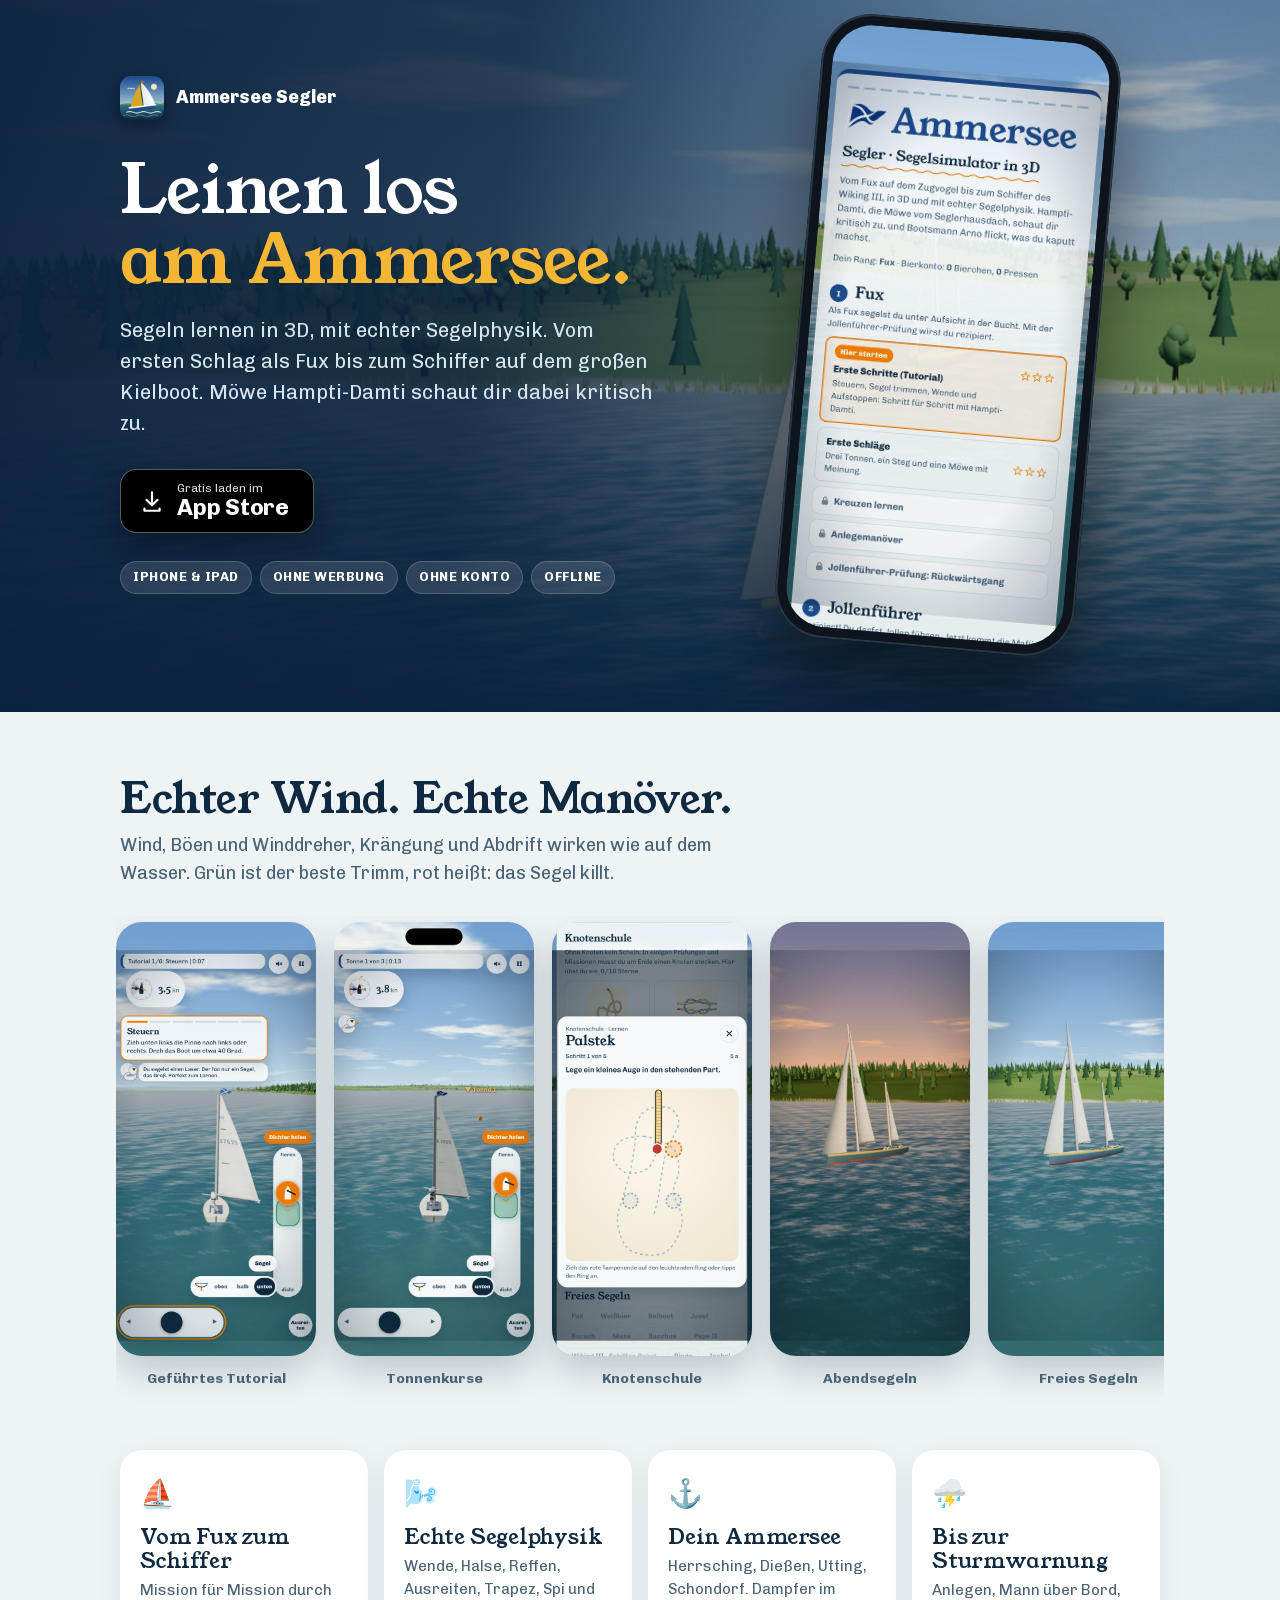
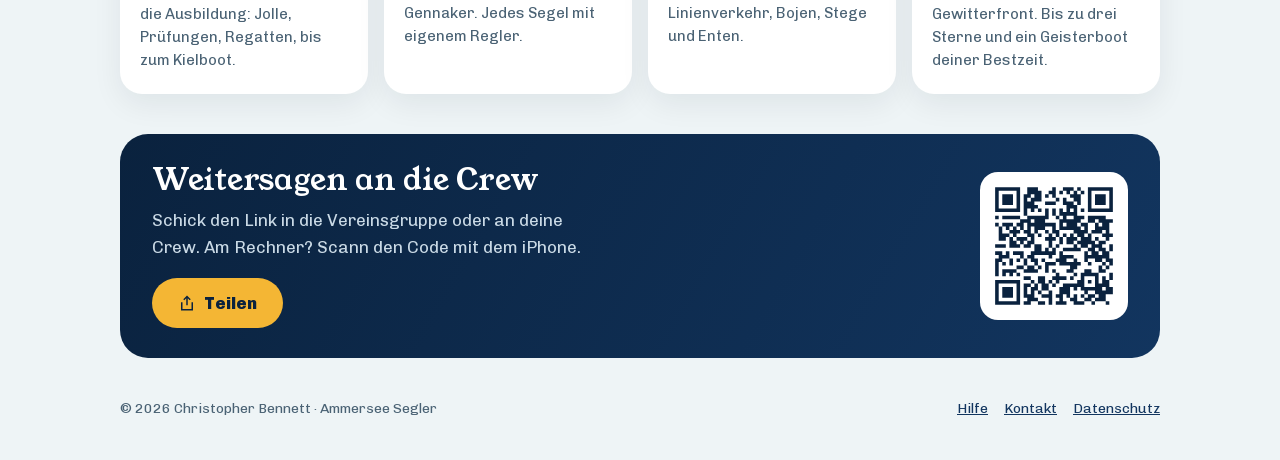
<file: index.html>
<!doctype html>
<html lang="de">
<head>
<meta charset="utf-8">
<meta name="viewport" content="width=device-width,initial-scale=1,viewport-fit=cover">
<title>Ammersee Segler · Segeln lernen in 3D</title>
<meta name="description" content="Segeln lernen auf dem Ammersee, in 3D und mit echter Segelphysik. Vom Fux bis zum Schiffer. Gratis für iPhone und iPad, ohne Werbung, komplett offline.">
<meta name="theme-color" content="#0a223e">
<link rel="icon" href="assets/icon.png">
<link rel="apple-touch-icon" href="assets/apple-touch-icon.png">
<link rel="canonical" href="https://cbennetton.github.io/ammerseesegler-website/">

<!-- Vorschau in WhatsApp, iMessage, Signal, Telegram & Co. -->
<meta property="og:type" content="website">
<meta property="og:site_name" content="Ammersee Segler">
<meta property="og:locale" content="de_DE">
<meta property="og:title" content="Ammersee Segler · Segeln lernen in 3D">
<meta property="og:description" content="Gratis für iPhone und iPad. Echte Segelphysik auf dem Ammersee, vom Fux bis zum Schiffer. Ohne Werbung, komplett offline.">
<meta property="og:url" content="https://cbennetton.github.io/ammerseesegler-website/">
<meta property="og:image" content="https://cbennetton.github.io/ammerseesegler-website/assets/og.jpg">
<meta property="og:image:secure_url" content="https://cbennetton.github.io/ammerseesegler-website/assets/og.jpg">
<meta property="og:image:type" content="image/jpeg">
<meta property="og:image:width" content="1200">
<meta property="og:image:height" content="630">
<meta property="og:image:alt" content="Ammersee Segler: Segelboot auf dem Ammersee und die App auf dem iPhone">
<meta name="twitter:card" content="summary_large_image">
<meta name="twitter:title" content="Ammersee Segler · Segeln lernen in 3D">
<meta name="twitter:description" content="Gratis für iPhone und iPad. Echte Segelphysik auf dem Ammersee.">
<meta name="twitter:image" content="https://cbennetton.github.io/ammerseesegler-website/assets/og.jpg">

<link rel="preload" href="assets/fonts/youngserif-latin.woff2" as="font" type="font/woff2" crossorigin>
<link rel="stylesheet" href="landing.css">
<script src="config.js"></script>
</head>
<body>

<header class="hero">
  <div class="hero-bg" aria-hidden="true"></div>
  <div class="wrap hero-grid">
    <div class="hero-copy">
      <a class="brand" href="./"><img src="assets/icon.png" alt="" width="44" height="44">Ammersee Segler</a>
      <h1>Leinen los<br><span>am Ammersee.</span></h1>
      <p class="lead">Segeln lernen in 3D, mit echter Segelphysik. Vom ersten Schlag als Fux bis zum Schiffer auf dem großen Kielboot. Möwe Hampti-Damti schaut dir dabei kritisch zu.</p>
      <div class="cta-row" id="laden">
        <a class="store-btn" id="store-btn" href="https://apps.apple.com/de/app/ammersee-segler/id6829076019">
          <svg viewBox="0 0 24 24" width="26" height="26" aria-hidden="true"><path fill="currentColor" d="M12 3a1 1 0 0 1 1 1v9.59l3.3-3.3a1 1 0 1 1 1.4 1.42l-5 5a1 1 0 0 1-1.4 0l-5-5a1 1 0 1 1 1.4-1.42L11 13.6V4a1 1 0 0 1 1-1Zm-7 15a1 1 0 0 1 1 1v1h12v-1a1 1 0 1 1 2 0v2a1 1 0 0 1-1 1H5a1 1 0 0 1-1-1v-2a1 1 0 0 1 1-1Z"/></svg>
          <span><small>Gratis laden im</small><b>App Store</b></span>
        </a>
      </div>
      <ul class="chips">
        <li>iPhone &amp; iPad</li><li>Ohne Werbung</li><li>Ohne Konto</li><li>Offline</li>
      </ul>
    </div>
    <div class="hero-phone" aria-hidden="true">
      <div class="phone"><img src="assets/s2.jpg" alt=""></div>
    </div>
  </div>
</header>

<main>
  <section class="wrap gallery-sec">
    <h2>Echter Wind. Echte Manöver.</h2>
    <p class="sub">Wind, Böen und Winddreher, Krängung und Abdrift wirken wie auf dem Wasser. Grün ist der beste Trimm, rot heißt: das Segel killt.</p>
    <div class="gallery" tabindex="0" aria-label="Bilder aus der App">
      <figure><img src="assets/s3.jpg" alt="Tutorial: Steuern mit der Pinne" loading="lazy"><figcaption>Geführtes Tutorial</figcaption></figure>
      <figure><img src="assets/s4.jpg" alt="Tonnenkurs mit Segeltrimm" loading="lazy"><figcaption>Tonnenkurse</figcaption></figure>
      <figure><img src="assets/s5.jpg" alt="Knotenschule: Palstek" loading="lazy"><figcaption>Knotenschule</figcaption></figure>
      <figure><img src="assets/s6.jpg" alt="Abendstimmung am Steg" loading="lazy"><figcaption>Abendsegeln</figcaption></figure>
      <figure><img src="assets/s1.jpg" alt="Segelboote auf dem Ammersee" loading="lazy"><figcaption>Freies Segeln</figcaption></figure>
    </div>
  </section>

  <section class="wrap features">
    <article><span class="ico">⛵</span><h3>Vom Fux zum Schiffer</h3><p>Mission für Mission durch die Ausbildung: Jolle, Prüfungen, Regatten, bis zum Kielboot.</p></article>
    <article><span class="ico">🌬️</span><h3>Echte Segelphysik</h3><p>Wende, Halse, Reffen, Ausreiten, Trapez, Spi und Gennaker. Jedes Segel mit eigenem Regler.</p></article>
    <article><span class="ico">⚓</span><h3>Dein Ammersee</h3><p>Herrsching, Dießen, Utting, Schondorf. Dampfer im Linienverkehr, Bojen, Stege und Enten.</p></article>
    <article><span class="ico">⛈️</span><h3>Bis zur Sturmwarnung</h3><p>Anlegen, Mann über Bord, Gewitterfront. Bis zu drei Sterne und ein Geisterboot deiner Bestzeit.</p></article>
  </section>

  <section class="wrap share">
    <div class="share-card">
      <div>
        <h2>Weitersagen an die Crew</h2>
        <p>Schick den Link in die Vereinsgruppe oder an deine Crew. Am Rechner? Scann den Code mit dem iPhone.</p>
        <button class="share-btn" id="share-btn" type="button">Teilen</button>
        <span class="share-ok" id="share-ok" role="status" hidden>Link kopiert</span>
      </div>
      <img class="qr" src="assets/qr.svg" alt="QR-Code zur App" width="148" height="148">
    </div>
  </section>
</main>

<footer class="wrap foot">
  <span>© 2026 Christopher Bennett · Ammersee Segler</span>
  <nav><a href="support.html">Hilfe</a><a href="support.html#kontakt">Kontakt</a><a href="privacy.html">Datenschutz</a></nav>
</footer>

<script>
  (function () {
    var url = (window.AMMERSEE_SEGLER && window.AMMERSEE_SEGLER.appStoreUrl) || '';
    if (url) document.getElementById('store-btn').href = url;

    var page = 'https://cbennetton.github.io/ammerseesegler-website/';
    var data = { title: 'Ammersee Segler', text: 'Ammersee Segler: Segeln lernen in 3D auf dem Ammersee ⛵', url: page };
    var ok = document.getElementById('share-ok');
    document.getElementById('share-btn').addEventListener('click', function () {
      if (navigator.share) { navigator.share(data).catch(function () {}); return; }
      var done = function () { ok.hidden = false; setTimeout(function () { ok.hidden = true; }, 2500); };
      if (navigator.clipboard) navigator.clipboard.writeText(page).then(done, function () { prompt('Link kopieren:', page); });
      else prompt('Link kopieren:', page);
    });
  })();
</script>
</body>
</html>
</file>
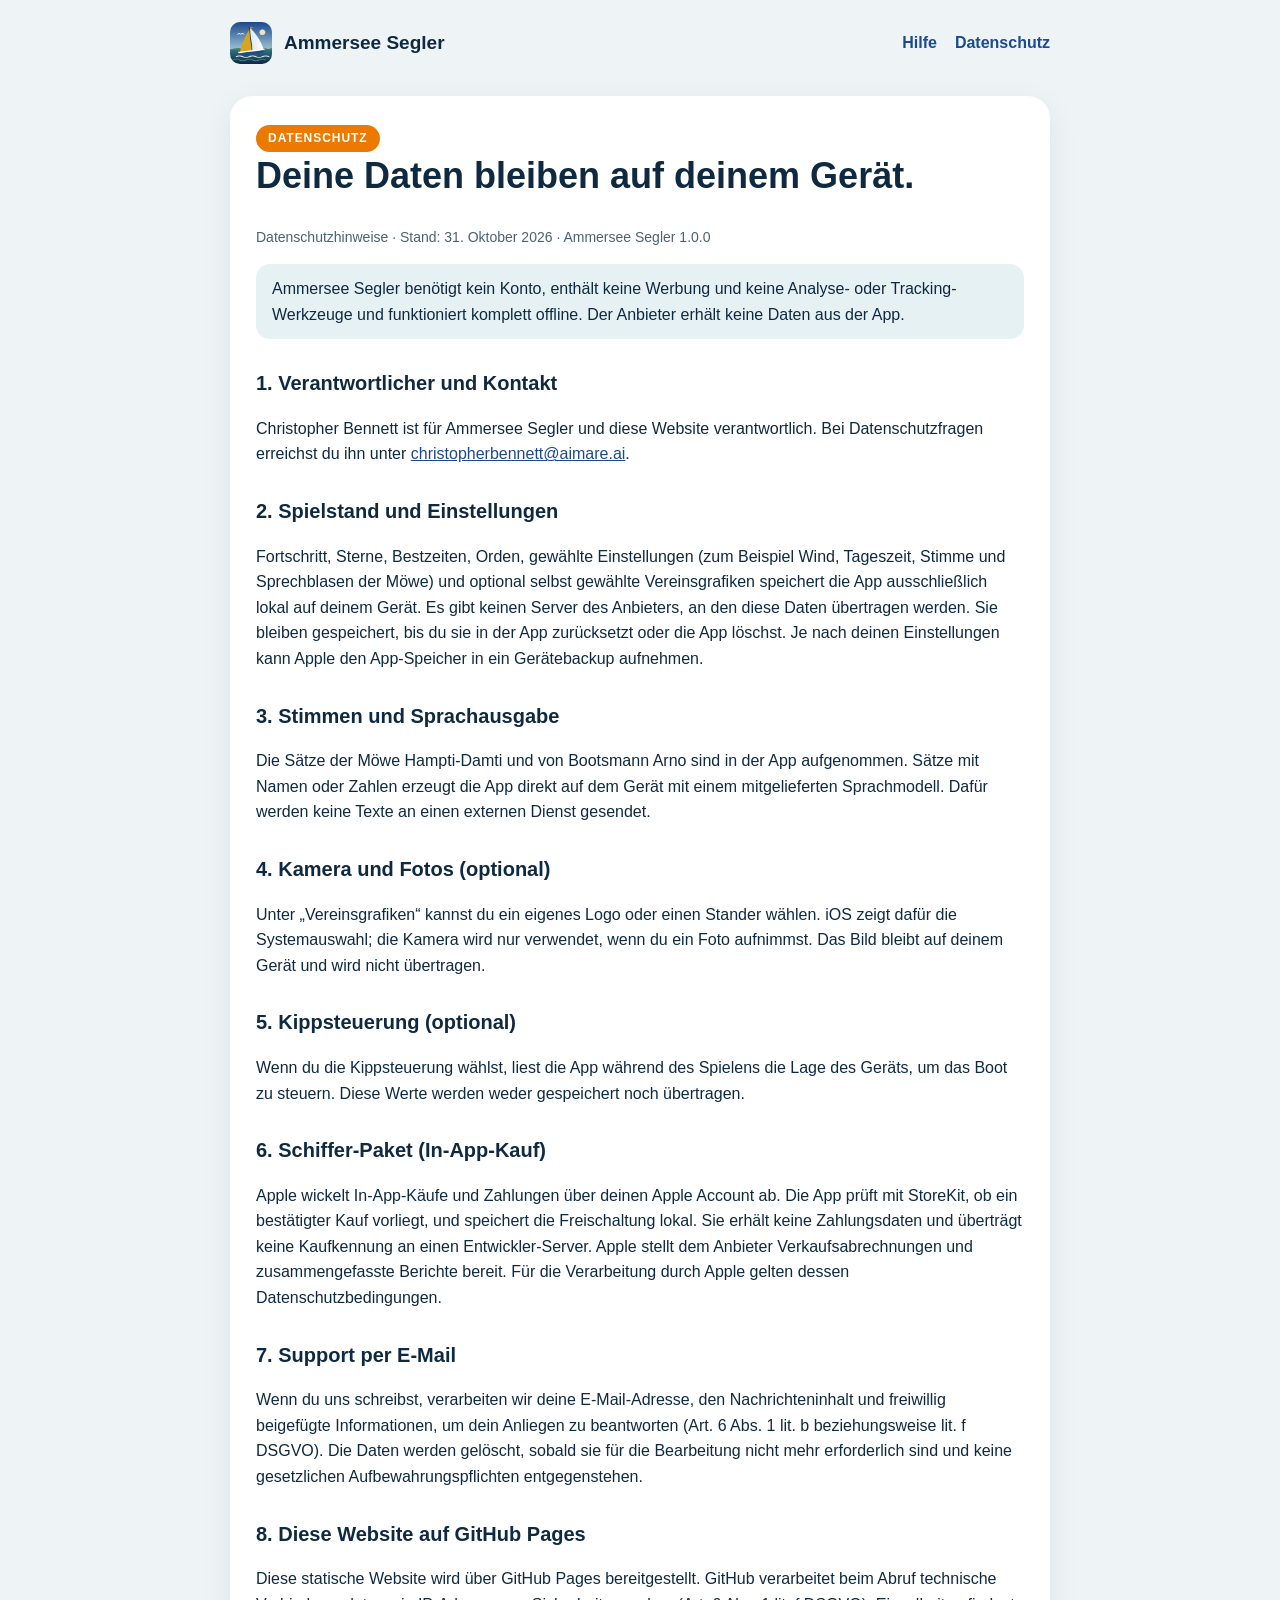
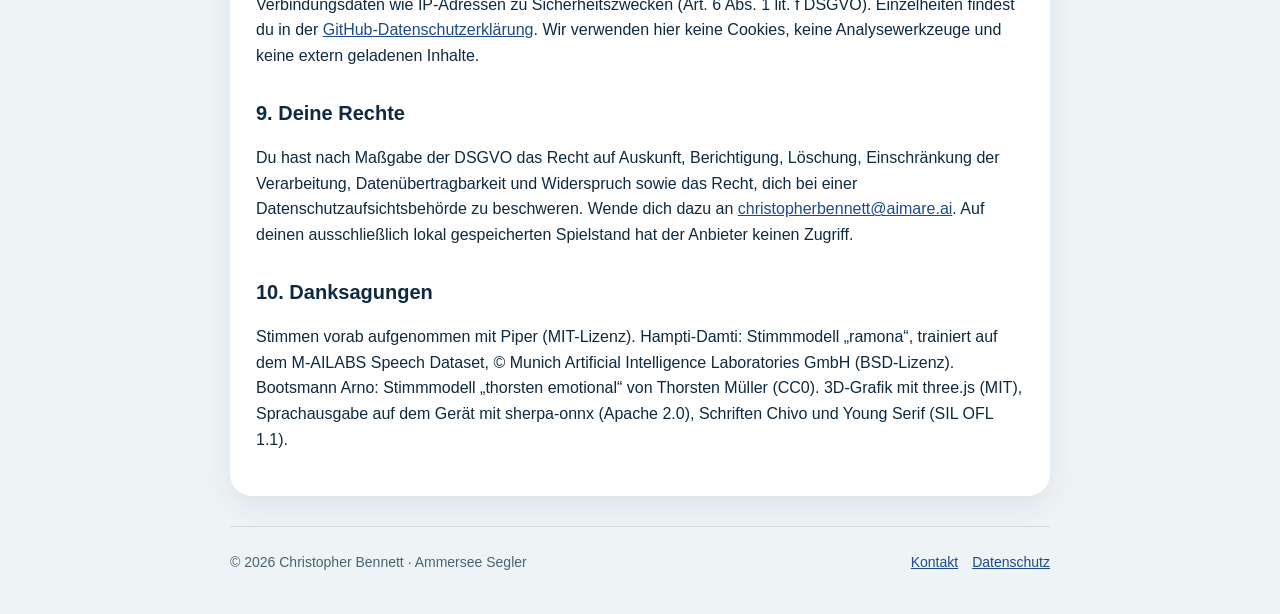
<file: privacy.html>
<!doctype html><html lang="de"><head><meta charset="utf-8"><meta name="viewport" content="width=device-width,initial-scale=1"><meta name="theme-color" content="#eef4f6"><link rel="icon" href="assets/icon.png"><link rel="stylesheet" href="style.css"><meta name="description" content="Datenschutzhinweise zu Ammersee Segler."><title>Datenschutz · Ammersee Segler</title></head><body><div class="wrap"><header><a class="brand" href="index.html"><img src="assets/icon.png" alt="" width="42" height="42">Ammersee Segler</a><nav aria-label="Hauptnavigation"><a href="support.html">Hilfe</a><a href="privacy.html">Datenschutz</a></nav></header>
<main><article class="prose"><span class="badge">Datenschutz</span><h1>Deine Daten bleiben auf deinem Gerät.</h1><p class="updated">Datenschutzhinweise · Stand: 31. Oktober 2026 · Ammersee Segler 1.0.0</p>
<p class="note">Ammersee Segler benötigt kein Konto, enthält keine Werbung und keine Analyse- oder Tracking-Werkzeuge und funktioniert komplett offline. Der Anbieter erhält keine Daten aus der App.</p>
<h2>1. Verantwortlicher und Kontakt</h2><p>Christopher Bennett ist für Ammersee Segler und diese Website verantwortlich. Bei Datenschutzfragen erreichst du ihn unter <a href="mailto:christopherbennett@aimare.ai">christopherbennett@aimare.ai</a>.</p>
<h2>2. Spielstand und Einstellungen</h2><p>Fortschritt, Sterne, Bestzeiten, Orden, gewählte Einstellungen (zum Beispiel Wind, Tageszeit, Stimme und Sprechblasen der Möwe) und optional selbst gewählte Vereinsgrafiken speichert die App ausschließlich lokal auf deinem Gerät. Es gibt keinen Server des Anbieters, an den diese Daten übertragen werden. Sie bleiben gespeichert, bis du sie in der App zurücksetzt oder die App löschst. Je nach deinen Einstellungen kann Apple den App-Speicher in ein Gerätebackup aufnehmen.</p>
<h2>3. Stimmen und Sprachausgabe</h2><p>Die Sätze der Möwe Hampti-Damti und von Bootsmann Arno sind in der App aufgenommen. Sätze mit Namen oder Zahlen erzeugt die App direkt auf dem Gerät mit einem mitgelieferten Sprachmodell. Dafür werden keine Texte an einen externen Dienst gesendet.</p>
<h2>4. Kamera und Fotos (optional)</h2><p>Unter „Vereinsgrafiken“ kannst du ein eigenes Logo oder einen Stander wählen. iOS zeigt dafür die Systemauswahl; die Kamera wird nur verwendet, wenn du ein Foto aufnimmst. Das Bild bleibt auf deinem Gerät und wird nicht übertragen.</p>
<h2>5. Kippsteuerung (optional)</h2><p>Wenn du die Kippsteuerung wählst, liest die App während des Spielens die Lage des Geräts, um das Boot zu steuern. Diese Werte werden weder gespeichert noch übertragen.</p>
<h2>6. Schiffer-Paket (In-App-Kauf)</h2><p>Apple wickelt In-App-Käufe und Zahlungen über deinen Apple Account ab. Die App prüft mit StoreKit, ob ein bestätigter Kauf vorliegt, und speichert die Freischaltung lokal. Sie erhält keine Zahlungsdaten und überträgt keine Kaufkennung an einen Entwickler-Server. Apple stellt dem Anbieter Verkaufsabrechnungen und zusammengefasste Berichte bereit. Für die Verarbeitung durch Apple gelten dessen Datenschutzbedingungen.</p>
<h2>7. Support per E-Mail</h2><p>Wenn du uns schreibst, verarbeiten wir deine E-Mail-Adresse, den Nachrichteninhalt und freiwillig beigefügte Informationen, um dein Anliegen zu beantworten (Art. 6 Abs. 1 lit. b beziehungsweise lit. f DSGVO). Die Daten werden gelöscht, sobald sie für die Bearbeitung nicht mehr erforderlich sind und keine gesetzlichen Aufbewahrungspflichten entgegenstehen.</p>
<h2>8. Diese Website auf GitHub Pages</h2><p>Diese statische Website wird über GitHub Pages bereitgestellt. GitHub verarbeitet beim Abruf technische Verbindungsdaten wie IP-Adressen zu Sicherheitszwecken (Art. 6 Abs. 1 lit. f DSGVO). Einzelheiten findest du in der <a href="https://docs.github.com/en/site-policy/privacy-policies/github-general-privacy-statement">GitHub-Datenschutzerklärung</a>. Wir verwenden hier keine Cookies, keine Analysewerkzeuge und keine extern geladenen Inhalte.</p>
<h2>9. Deine Rechte</h2><p>Du hast nach Maßgabe der DSGVO das Recht auf Auskunft, Berichtigung, Löschung, Einschränkung der Verarbeitung, Datenübertragbarkeit und Widerspruch sowie das Recht, dich bei einer Datenschutzaufsichtsbehörde zu beschweren. Wende dich dazu an <a href="mailto:christopherbennett@aimare.ai">christopherbennett@aimare.ai</a>. Auf deinen ausschließlich lokal gespeicherten Spielstand hat der Anbieter keinen Zugriff.</p>
<h2>10. Danksagungen</h2><p>Stimmen vorab aufgenommen mit Piper (MIT-Lizenz). Hampti-Damti: Stimmmodell „ramona“, trainiert auf dem M-AILABS Speech Dataset, © Munich Artificial Intelligence Laboratories GmbH (BSD-Lizenz). Bootsmann Arno: Stimmmodell „thorsten emotional“ von Thorsten Müller (CC0). 3D-Grafik mit three.js (MIT), Sprachausgabe auf dem Gerät mit sherpa-onnx (Apache 2.0), Schriften Chivo und Young Serif (SIL OFL 1.1).</p></article></main>
<footer><span>© 2026 Christopher Bennett · Ammersee Segler</span><div><a href="support.html#kontakt">Kontakt</a><a href="privacy.html">Datenschutz</a></div></footer></div></body></html>
</file>
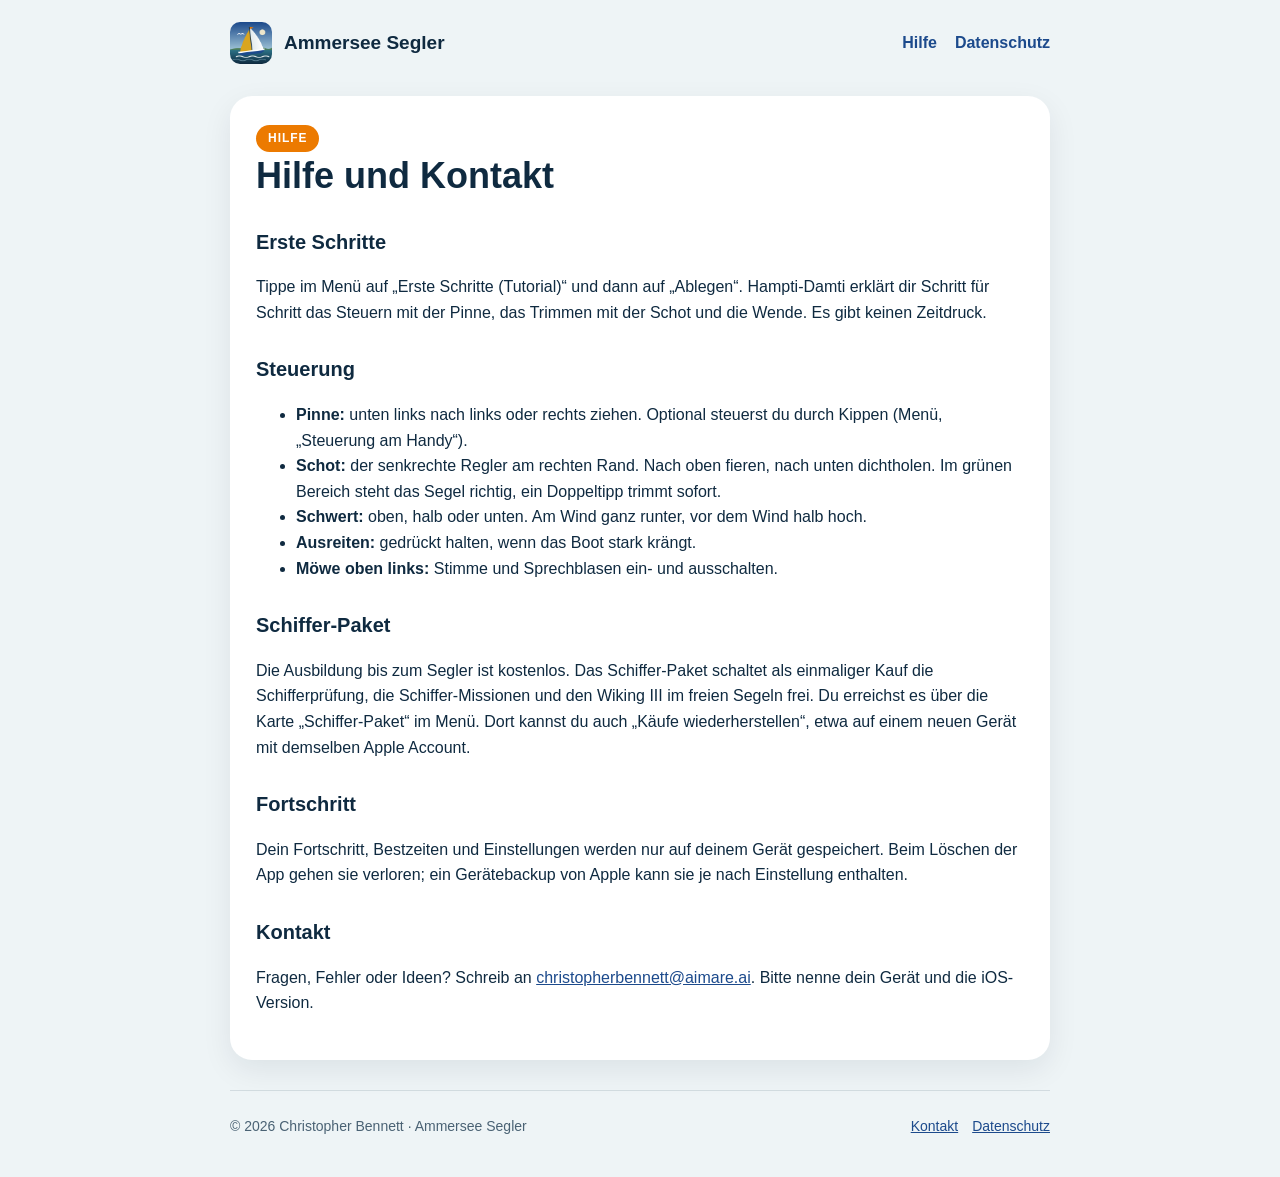
<file: support.html>
<!doctype html><html lang="de"><head><meta charset="utf-8"><meta name="viewport" content="width=device-width,initial-scale=1"><meta name="theme-color" content="#eef4f6"><link rel="icon" href="assets/icon.png"><link rel="stylesheet" href="style.css"><meta name="description" content="Hilfe und Kontakt zu Ammersee Segler."><title>Hilfe · Ammersee Segler</title></head><body><div class="wrap"><header><a class="brand" href="index.html"><img src="assets/icon.png" alt="" width="42" height="42">Ammersee Segler</a><nav aria-label="Hauptnavigation"><a href="support.html">Hilfe</a><a href="privacy.html">Datenschutz</a></nav></header>
<main><article class="prose"><span class="badge">Hilfe</span><h1>Hilfe und Kontakt</h1>
<h2>Erste Schritte</h2><p>Tippe im Menü auf „Erste Schritte (Tutorial)“ und dann auf „Ablegen“. Hampti-Damti erklärt dir Schritt für Schritt das Steuern mit der Pinne, das Trimmen mit der Schot und die Wende. Es gibt keinen Zeitdruck.</p>
<h2>Steuerung</h2><ul><li><b>Pinne:</b> unten links nach links oder rechts ziehen. Optional steuerst du durch Kippen (Menü, „Steuerung am Handy“).</li><li><b>Schot:</b> der senkrechte Regler am rechten Rand. Nach oben fieren, nach unten dichtholen. Im grünen Bereich steht das Segel richtig, ein Doppeltipp trimmt sofort.</li><li><b>Schwert:</b> oben, halb oder unten. Am Wind ganz runter, vor dem Wind halb hoch.</li><li><b>Ausreiten:</b> gedrückt halten, wenn das Boot stark krängt.</li><li><b>Möwe oben links:</b> Stimme und Sprechblasen ein- und ausschalten.</li></ul>
<h2>Schiffer-Paket</h2><p>Die Ausbildung bis zum Segler ist kostenlos. Das Schiffer-Paket schaltet als einmaliger Kauf die Schifferprüfung, die Schiffer-Missionen und den Wiking III im freien Segeln frei. Du erreichst es über die Karte „Schiffer-Paket“ im Menü. Dort kannst du auch „Käufe wiederherstellen“, etwa auf einem neuen Gerät mit demselben Apple Account.</p>
<h2>Fortschritt</h2><p>Dein Fortschritt, Bestzeiten und Einstellungen werden nur auf deinem Gerät gespeichert. Beim Löschen der App gehen sie verloren; ein Gerätebackup von Apple kann sie je nach Einstellung enthalten.</p>
<h2 id="kontakt">Kontakt</h2><p>Fragen, Fehler oder Ideen? Schreib an <a href="mailto:christopherbennett@aimare.ai">christopherbennett@aimare.ai</a>. Bitte nenne dein Gerät und die iOS-Version.</p></article></main>
<footer><span>© 2026 Christopher Bennett · Ammersee Segler</span><div><a href="support.html#kontakt">Kontakt</a><a href="privacy.html">Datenschutz</a></div></footer></div></body></html>
</file>
<file: landing.css>
@font-face { font-family: 'Young Serif'; font-weight: 400; font-display: swap; src: url(assets/fonts/youngserif-latin.woff2) format('woff2'); }
@font-face { font-family: 'Chivo'; font-weight: 100 900; font-display: swap; src: url(assets/fonts/chivo-latin.woff2) format('woff2'); }

:root {
  --navy: #0a223e; --navy-2: #12355f; --ink: #0f2a40; --soft: #4a6274;
  --paper: #eef4f6; --panel: #fff; --gold: #f4b634; --signal: #ec7a00; --line: rgba(15, 42, 64, .12);
}
* { box-sizing: border-box; }
html { -webkit-text-size-adjust: 100%; }
body { margin: 0; background: var(--paper); color: var(--ink); font: 17px/1.55 Chivo, -apple-system, BlinkMacSystemFont, "Segoe UI", Helvetica, Arial, sans-serif; }
img { max-width: 100%; display: block; }
a { color: var(--navy-2); }
.wrap { max-width: 1080px; margin: 0 auto; padding: 0 20px; }
h1, h2, h3 { font-family: 'Young Serif', Georgia, serif; font-weight: 400; letter-spacing: -.01em; }

/* Hero */
.hero { position: relative; overflow: hidden; color: #fff; background: var(--navy); padding: max(22px, env(safe-area-inset-top)) 0 64px; }
.hero-bg { position: absolute; inset: 0; background: url(assets/hero.jpg) center 40% / cover no-repeat; }
.hero-bg::after { content: ""; position: absolute; inset: 0; background:
  linear-gradient(100deg, rgba(10,34,62,.96) 0%, rgba(10,34,62,.86) 38%, rgba(10,34,62,.35) 70%, rgba(10,34,62,.15) 100%),
  linear-gradient(180deg, rgba(10,34,62,0) 60%, rgba(10,34,62,.9) 100%); }
.hero-grid { position: relative; display: grid; grid-template-columns: 1.15fr .85fr; gap: 40px; align-items: center; }
.brand { display: inline-flex; align-items: center; gap: 12px; color: #fff; text-decoration: none; font-weight: 800; font-size: 18px; margin-bottom: 36px; }
.brand img { border-radius: 11px; box-shadow: 0 6px 18px rgba(0,0,0,.35); }
.hero h1 { font-size: clamp(44px, 7vw, 68px); line-height: 1.02; margin: 0 0 20px; }
.hero h1 span { color: var(--gold); }
.lead { font-size: clamp(17px, 2.2vw, 20px); color: #d6e4ee; max-width: 540px; margin: 0 0 30px; }

.cta-row { display: flex; flex-wrap: wrap; align-items: center; gap: 14px 18px; }
.store-btn { display: inline-flex; align-items: center; gap: 12px; padding: 12px 24px 12px 18px; border-radius: 16px; background: #000; color: #fff; text-decoration: none; border: 1.5px solid rgba(255,255,255,.35); box-shadow: 0 12px 30px rgba(0,0,0,.35); transition: transform .15s ease; }
.store-btn:hover { transform: translateY(-2px); }
.store-btn span { display: flex; flex-direction: column; line-height: 1.1; }
.store-btn small { font-size: 12px; opacity: .85; }
.store-btn b { font-size: 23px; font-weight: 700; letter-spacing: -.01em; }
.store-btn[aria-disabled="true"] { cursor: default; }
.cta-note { margin: 0; max-width: 260px; font-size: 14px; color: #b5c8d6; }
.chips { list-style: none; display: flex; flex-wrap: wrap; gap: 8px; padding: 0; margin: 28px 0 0; }
.chips li { font-size: 13px; font-weight: 700; letter-spacing: .04em; text-transform: uppercase; padding: 5px 12px; border-radius: 999px; background: rgba(255,255,255,.12); border: 1px solid rgba(255,255,255,.18); }

.hero-phone { display: flex; justify-content: center; }
.phone { width: min(300px, 80%); padding: 11px; border-radius: 50px; background: #0e141c; box-shadow: 0 40px 80px rgba(0,0,0,.5), inset 0 0 0 2px #2a3644; transform: rotate(5deg); }
.phone img { border-radius: 40px; }

/* Gallery */
.gallery-sec { padding-top: 64px; }
h2 { font-size: clamp(30px, 4.5vw, 42px); line-height: 1.1; margin: 0 0 10px; }
.sub { color: var(--soft); max-width: 620px; margin: 0 0 28px; font-size: 18px; }
.gallery { display: grid; grid-auto-flow: column; grid-auto-columns: minmax(200px, 230px); gap: 18px; overflow-x: auto; scroll-snap-type: x mandatory; padding: 6px 4px 26px; margin: 0 -4px; scrollbar-width: none; }
.gallery::-webkit-scrollbar { display: none; }
.gallery figure { margin: 0; scroll-snap-align: start; }
.gallery img { border-radius: 26px; box-shadow: 0 16px 34px rgba(8,30,48,.2); }
.gallery figcaption { font-size: 14px; font-weight: 700; color: var(--soft); margin-top: 12px; text-align: center; }

/* Features */
.features { display: grid; grid-template-columns: repeat(4, 1fr); gap: 16px; padding-top: 34px; }
.features article { background: var(--panel); border-radius: 22px; padding: 22px 20px; box-shadow: 0 10px 30px rgba(8,30,48,.07); }
.features .ico { font-size: 28px; }
.features h3 { font-size: 21px; margin: 10px 0 6px; line-height: 1.15; }
.features p { margin: 0; color: var(--soft); font-size: 15px; }

/* Share */
.share { padding-top: 40px; }
.share-card { display: flex; align-items: center; justify-content: space-between; gap: 24px; background: linear-gradient(120deg, var(--navy), var(--navy-2)); color: #fff; border-radius: 28px; padding: 30px 32px; }
.share-card h2 { font-size: 30px; }
.share-card p { color: #c9d9e5; margin: 0 0 18px; max-width: 460px; }
.share-btn { display: inline-flex; align-items: center; gap: 8px; background: var(--gold); color: var(--navy); font: inherit; font-weight: 800; border: 0; cursor: pointer; padding: 12px 26px; border-radius: 999px; }
.share-btn::before { content: ""; width: 18px; height: 18px; background: currentColor; -webkit-mask: url("data:image/svg+xml,%3Csvg xmlns='http://www.w3.org/2000/svg' viewBox='0 0 24 24'%3E%3Cpath d='M12 2l5 5-1.4 1.4L13 5.8V15h-2V5.8L8.4 8.4 7 7l5-5zM4 11h2v9h12v-9h2v11H4V11z'/%3E%3C/svg%3E") center/contain no-repeat; mask: url("data:image/svg+xml,%3Csvg xmlns='http://www.w3.org/2000/svg' viewBox='0 0 24 24'%3E%3Cpath d='M12 2l5 5-1.4 1.4L13 5.8V15h-2V5.8L8.4 8.4 7 7l5-5zM4 11h2v9h12v-9h2v11H4V11z'/%3E%3C/svg%3E") center/contain no-repeat; }
.share-ok { margin-left: 12px; font-size: 14px; color: #c9d9e5; }
.qr { background: #fff; border-radius: 18px; padding: 8px; flex: none; }

.foot { display: flex; justify-content: space-between; flex-wrap: wrap; gap: 10px; padding: 40px 20px max(40px, env(safe-area-inset-bottom)); color: var(--soft); font-size: 14px; }
.foot nav a { margin-left: 16px; }

@media (max-width: 860px) {
  .hero-grid { grid-template-columns: 1fr; }
  .hero-phone { display: none; }
  .hero-bg::after { background: linear-gradient(180deg, rgba(10,34,62,.88) 0%, rgba(10,34,62,.78) 55%, rgba(10,34,62,.95) 100%); }
  .features { grid-template-columns: 1fr 1fr; }
}
@media (max-width: 540px) {
  .brand { margin-bottom: 26px; }
  .features { grid-template-columns: 1fr 1fr; gap: 12px; }
  .features article { padding: 18px 16px; }
  .features h3 { font-size: 18px; }
  .features p { font-size: 14px; }
  .share-card { padding: 26px 22px; }
  .qr { display: none; }
  .foot nav a { margin: 0 16px 0 0; }
}
@media (prefers-reduced-motion: reduce) { .store-btn { transition: none; } }
</file>
<file: style.css>
:root { --ink: #0f2a40; --soft: #4a6274; --paper: #eef4f6; --panel: #ffffff; --signal: #ec7a00; --asv: #1c4a8c; --line: rgba(15, 42, 64, 0.12); }
* { box-sizing: border-box; }
body { margin: 0; font: 16px/1.6 -apple-system, BlinkMacSystemFont, "Segoe UI", Helvetica, Arial, sans-serif; color: var(--ink); background: var(--paper); }
.wrap { max-width: 860px; margin: 0 auto; padding: 0 20px; }
header { display: flex; align-items: center; justify-content: space-between; gap: 12px; padding: 22px 0; }
.brand { display: flex; align-items: center; gap: 12px; color: var(--ink); font-weight: 800; font-size: 19px; text-decoration: none; }
.brand img { border-radius: 10px; }
nav a { margin-left: 18px; color: var(--asv); text-decoration: none; font-weight: 600; }
.hero { padding: 30px 0 10px; }
.hero h1 { font-size: clamp(34px, 7vw, 56px); line-height: 1.05; margin: 0 0 14px; }
.lead { font-size: 19px; color: var(--soft); max-width: 640px; }
.badge { display: inline-block; background: var(--signal); color: #fff; font-weight: 800; font-size: 12px; letter-spacing: 0.08em; text-transform: uppercase; padding: 4px 12px; border-radius: 999px; }
.shots { display: grid; grid-template-columns: repeat(3, 1fr); gap: 14px; margin: 30px 0; }
.shots img { width: 100%; border-radius: 18px; box-shadow: 0 14px 34px rgba(8, 30, 48, 0.2); }
.prose { background: var(--panel); border-radius: 22px; padding: 28px 26px; margin: 10px 0 30px; box-shadow: 0 10px 30px rgba(8, 30, 48, 0.08); }
.prose h1 { font-size: 36px; line-height: 1.1; margin-top: 4px; }
.prose h2 { font-size: 20px; margin-top: 28px; }
.updated { color: var(--soft); font-size: 14px; }
.note { background: #e6f1f4; border-radius: 14px; padding: 12px 16px; }
a { color: var(--asv); }
footer { display: flex; justify-content: space-between; flex-wrap: wrap; gap: 10px; padding: 24px 0 40px; color: var(--soft); font-size: 14px; border-top: 1px solid var(--line); }
footer a { margin-left: 14px; }
@media (max-width: 600px) { .shots { grid-template-columns: 1fr 1fr; } .shots img:last-child { display: none; } nav a { margin-left: 12px; } }
</file>
